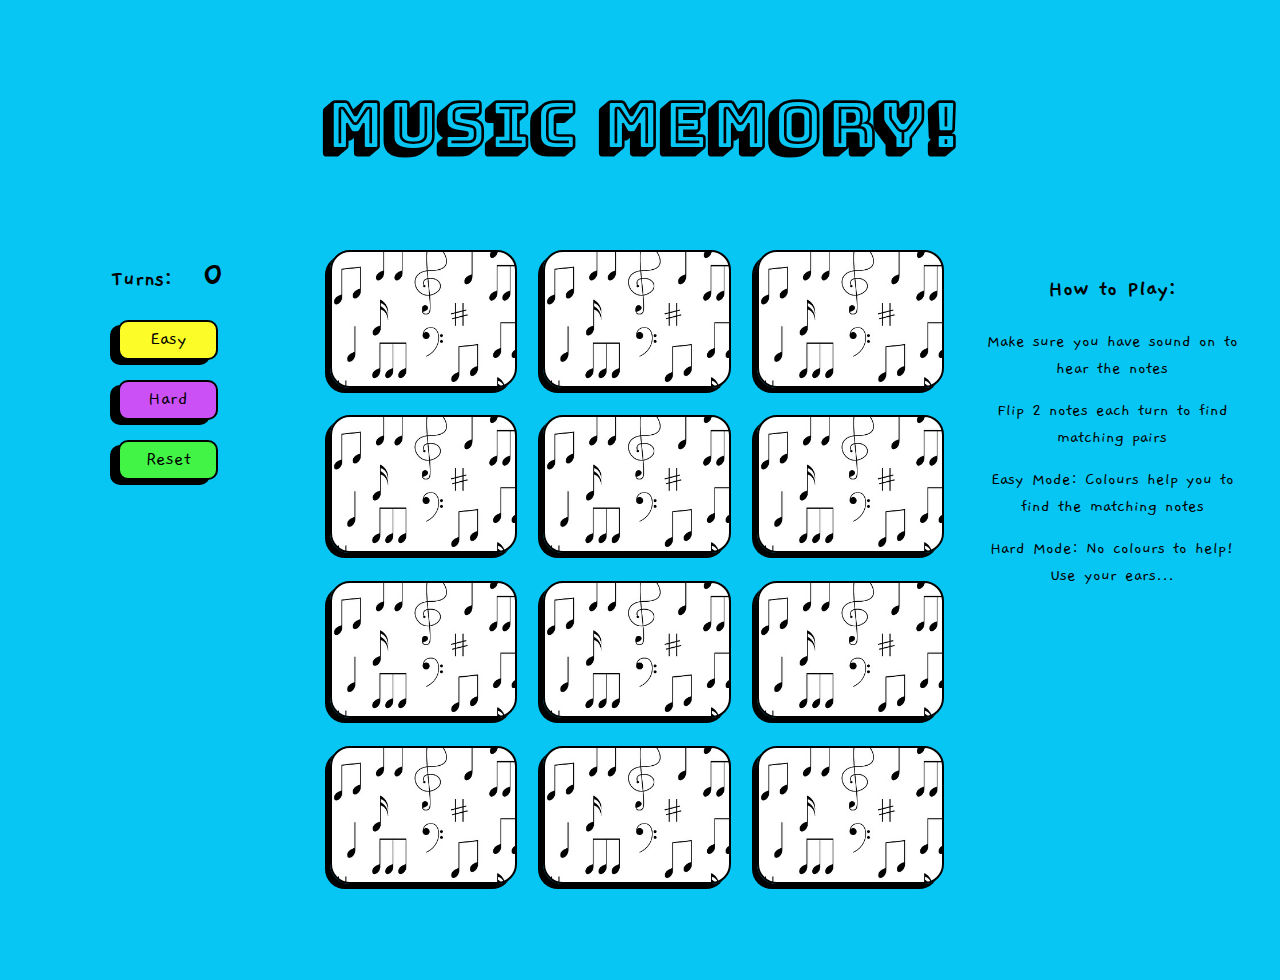
<file: index.html>
<!DOCTYPE html>
<html lang="en">

<head>
  <meta charset="UTF-8">
  <meta name="viewport" content="width=device-width, initial-scale=1.0">
  <meta http-equiv="X-UA-Compatible" content="ie=edge">
  <link rel="stylesheet" href="css/app.css" type="text/css" />
  <title>Music Memory</title>
</head>

<body>
  <div class="page-wrapper">
    <header class="title-text">
      <h1 class="title">Music Memory!</h1>
    </header>
    <div class="main">
      <aside class="instructions">
        <h3 class="instructions-title">How to Play:</h3>
        <ul class="list">
          <li class="list-item">
            Make sure you have sound on to hear the notes
          </li>
          <li class="list-item">
            Flip 2 notes each turn to find matching pairs
          </li>
          <li class="list-item">
            Easy Mode: Colours help you to find the matching notes
          </li>
          <li class="list-item">
            Hard Mode: No colours to help! Use your ears...
          </li>
        </ul>
      </aside>
      <section class="buttonsAndCounter">
        <div class="counter-wrapper">
          <h2 class="final-counter-text">Turns: <span class="counter">0</span></h2>
        </div>
        <div class="buttons">
          <button class="easy-btn">Easy</button>
          <button class="hard-btn">Hard</button>
          <button class="reset-btn">Reset</button>
        </div>
      </section>
      <section class="game">
        <div class="deck">
          <div class="card notMatched">
            <figure class="faceDown"></figure>
            <figure class="back spinBack reset"></figure>
          </div>
          <div class="card notMatched">
            <figure class="faceDown"></figure>
            <figure class="back spinBack reset"></figure>
          </div>
          <div class="card notMatched">
            <figure class="faceDown"></figure>
            <figure class="back spinBack reset"></figure>
          </div>
          <div class="card notMatched">
            <figure class="faceDown"></figure>
            <figure class="back spinBack reset"></figure>
          </div>
          <div class="card notMatched">
            <figure class="faceDown"></figure>
            <figure class="back spinBack reset"></figure>
          </div>
          <div class="card notMatched">
            <figure class="faceDown"></figure>
            <figure class="back spinBack reset"></figure>
          </div>
          <div class="card notMatched">
            <figure class="faceDown"></figure>
            <figure class="back spinBack reset"></figure>
          </div>
          <div class="card notMatched">
            <figure class="faceDown"></figure>
            <figure class="back spinBack reset"></figure>
          </div>
          <div class="card notMatched">
            <figure class="faceDown"></figure>
            <figure class="back spinBack reset"></figure>
          </div>
          <div class="card notMatched">
            <figure class="faceDown"></figure>
            <figure class="back spinBack reset"></figure>
          </div>
          <div class="card notMatched">
            <figure class="faceDown"></figure>
            <figure class="back spinBack reset"></figure>
          </div>
          <div class="card notMatched">
            <figure class="faceDown"></figure>
            <figure class="back spinBack reset"></figure>
          </div>
        </div>
        <div class="win-pop-up hidden">
            <h2 class="win-title">Win!</h2>
            <h3 class="counter-text">Turns: <span class="counter">0</span></h2>
            <button class="play-btn">Play Again?</button>
        </div>  
      </section>
    </div>
  </div>
  <script src="https://code.jquery.com/jquery-3.3.1.js" integrity="sha256-2Kok7MbOyxpgUVvAk/HJ2jigOSYS2auK4Pfzbm7uH60=" crossorigin="anonymous"></script>
  <script type="text/javascript" src="script.js"></script>
</body>

</html>
</file>
<file: css/app.css>
/*!
Animate.css - http://daneden.me/animate
Licensed under the MIT license - http://opensource.org/licenses/MIT
Copyright (c) 2015 Daniel Eden
*/
@import url("https://fonts.googleapis.com/css?family=Bungee+Shade|Gaegu");
body {
  -webkit-backface-visibility: hidden; }

/* Animate.scss code*/
.animated {
  -webkit-animation-duration: calc( 1s );
  animation-duration: calc( 1s );
  -webkit-animation-fill-mode: both;
  animation-fill-mode: both; }
  .animated.infinite {
    animation-iteration-count: infinite; }
  .animated.hinge {
    -webkit-animation-duration: calc( 1s * 2 );
    animation-duration: calc( 1s * 2 ); }
  .animated.bounceIn, .animated.bounceOut {
    -webkit-animation-duration: calc( 1s * 0.75 );
    animation-duration: calc( 1s * 0.75 ); }
  .animated.flipOutX, .animated.flipOutY {
    -webkit-animation-duration: calc( 1s * 0.75 );
    animation-duration: calc( 1s * 0.75 ); }

@-webkit-keyframes tada {
  0% {
    -webkit-transform: scale(1); }
  10%, 20% {
    -webkit-transform: scale(0.9) rotate(-3deg); }
  30%, 50%, 70%, 90% {
    -webkit-transform: scale(1.1) rotate(3deg); }
  40%, 60%, 80% {
    -webkit-transform: scale(1.1) rotate(-3deg); }
  100% {
    -webkit-transform: scale(1) rotate(0); } }
@keyframes tada {
  0% {
    transform: scale(1); }
  10%, 20% {
    transform: scale(0.9) rotate(-3deg); }
  30%, 50%, 70%, 90% {
    transform: scale(1.1) rotate(3deg); }
  40%, 60%, 80% {
    transform: scale(1.1) rotate(-3deg); }
  100% {
    transform: scale(1) rotate(0); } }
.tada {
  -webkit-animation-name: tada;
  animation-name: tada; }

@-webkit-keyframes bounceInLeft {
  0% {
    opacity: 0;
    -webkit-transform: translateX(-2000px); }
  60% {
    opacity: 1;
    -webkit-transform: translateX(30px); }
  80% {
    -webkit-transform: translateX(-10px); }
  100% {
    -webkit-transform: translateX(0); } }
@keyframes bounceInLeft {
  0% {
    opacity: 0;
    transform: translateX(-2000px); }
  60% {
    opacity: 1;
    transform: translateX(30px); }
  80% {
    transform: translateX(-10px); }
  100% {
    transform: translateX(0); } }
.bounceInLeft {
  -webkit-animation-name: bounceInLeft;
  animation-name: bounceInLeft; }

@-webkit-keyframes bounceOutLeft {
  0% {
    -webkit-transform: translateX(0); }
  20% {
    opacity: 1;
    -webkit-transform: translateX(20px); }
  100% {
    opacity: 0;
    -webkit-transform: translateX(-2000px); } }
@keyframes bounceOutLeft {
  0% {
    transform: translateX(0); }
  20% {
    opacity: 1;
    transform: translateX(20px); }
  100% {
    opacity: 0;
    transform: translateX(-2000px); } }
.bounceOutLeft {
  -webkit-animation-name: bounceOutLeft;
  animation-name: bounceOutLeft; }
  
  /* Animate.scss code END */

html body {
  min-height: 100%;
  min-width: 100%;
  padding: 0;
  margin: 0;
  background-color: #08c6f3; }

.page-wrapper {
  display: -webkit-box;
  display: -ms-flexbox;
  display: -webkit-flex;
  display: flex;
  flex-direction: column;
  text-align: center;
  font-family: "Gaegu", cursive;
  background-color: #08c6f3;
  min-height: 100%;
  padding: 0;
  margin: 0;
  width: 100%;
  overflow: hidden; }

.title-text {
  text-align: center;
  margin-top: 40px; }

.title {
  font-family: "Bungee Shade", cursive;
  font-size: 40px; }
  @media (min-width: 768px) {
    .title {
      font-size: 5vw; } }

.buttonsAndCounter {
  flex: 0 0 8rem;
  -webkit-box-ordinal-group: 2;
  -moz-box-ordinal-group: 2;
  -ms-flex-order: 2;
  -webkit-order: 2;
  order: 2;
  text-align: center;
  margin-bottom: 40px; }
  @media (min-width: 768px) {
    .buttonsAndCounter {
      -webkit-box-ordinal-group: 1;
      -moz-box-ordinal-group: 1;
      -ms-flex-order: 1;
      -webkit-order: 1;
      order: 1;
      min-width: 20vw;
      margin-left: 40px; } }

.main {
  margin-bottom: 100px; }
  @media (min-width: 768px) {
    .main {
      display: -webkit-box;
      display: -ms-flexbox;
      display: -webkit-flex;
      display: flex;
      align-items: stretch;
      justify-content: flex-start;
      flex-direction: row;
      margin-top: 40px; } }

.game {
  flex: 1 1 auto; }
  @media (min-width: 768px) {
    .game {
      -webkit-box-ordinal-group: 2;
      -moz-box-ordinal-group: 2;
      -ms-flex-order: 2;
      -webkit-order: 2;
      order: 2;
      width: 60vw; } }

.deck {
  display: grid;
  grid-template-columns: auto auto auto;
  grid-gap: 5%;
  position: relative;
  perspective: 800px;
  margin: 0 auto;
  width: 90%;
  height: 60vh; }
  @media (min-width: 1024px) {
    .deck {
      height: 70vh; } }

.instructions {
  -webkit-box-ordinal-group: 1;
  -moz-box-ordinal-group: 1;
  -ms-flex-order: 1;
  -webkit-order: 1;
  order: 1;
  text-align: center;
  margin: 0 10px; }
  @media (min-width: 768px) {
    .instructions {
      flex: 0 0 auto;
      -webkit-box-ordinal-group: 3;
      -moz-box-ordinal-group: 3;
      -ms-flex-order: 3;
      -webkit-order: 3;
      order: 3;
      width: 20vw;
      margin-right: 40px; } }

.instructions-title {
  font-size: 24px; }

.list {
  list-style-type: none;
  line-height: 1.5;
  font-size: 18px;
  padding: 0; }

.list-item {
  margin-bottom: 15px; }

.counter-text {
  font-size: 24px;
  position: relative; }

.counter {
  font-family: "Gaegu", cursive;
  font-size: 40px;
  margin-left: 20px; }

.color-1 {
  background-color: #4286f4; }

.color-2 {
  background-color: #42f445; }

.color-3 {
  background-color: #fcfc28; }

.color-4 {
  background-color: #f4427a; }

.color-5 {
  background-color: #cb51f7; }

.color-6 {
  background-color: #ff9d1e; }

.plainFront {
  background-color: white; }

.card {
  transform-style: preserve-3d;
  -webkit-transform-style: preserve-3d;
  transition: transform 0.6s; }

figure {
  margin: 0;
  display: block;
  position: absolute;
  width: 100%;
  height: 100%;
  backface-visibility: hidden;
  -webkit-backface-visibility: hidden;
  -webkit-border-radius: 20px;
  border-radius: 20px;
  box-shadow: -5px 5px #000; }

.faceDown {
  background-image: url("../assets/images/music-bg.jpg");
  background-repeat: no-repeat;
  background-size: 600%;
  background-position: center;
  border: 2px solid black; }

.spinBack {
  -moz-transform: rotateY(180deg);
  -o-transform: rotateY(180deg);
  -webkit-transform: rotateY(180deg);
  -ms-transform: rotateY(180deg);
  transform: rotateY(180deg); }

.back {
  border: 2px solid black; }

.flipped {
  -moz-transform: rotateY(180deg);
  -o-transform: rotateY(180deg);
  -webkit-transform: rotateY(180deg);
  -ms-transform: rotateY(180deg);
  transform: rotateY(180deg); }

.disabled {
  pointer-events: none; }

.easy-btn, .hard-btn, .reset-btn, .play-btn {
  width: 80px;
  height: 40px;
  -webkit-border-radius: 10px;
  border-radius: 10px;
  box-shadow: -8px 5px #000;
  padding: 0px;
  margin: 6px;
  font-family: "Gaegu", cursive;
  text-align: center;
  font-size: 20px;
  border: 2px solid black;
  transition: all 0.2s ease-in-out; }
  @media (min-width: 768px) {
    .easy-btn, .hard-btn, .reset-btn, .play-btn {
      display: block;
      margin: 20px auto;
      width: 100px;
      height: 40px; } }

.easy-btn:hover, .hard-btn:hover, .reset-btn:hover, .play-btn:hover {
  opacity: 0.6; }

.easy-btn {
  background-color: #fcfc28; }

button:active,
button:focus {
  outline: 0; }

.hard-btn {
  background-color: #cb51f7; }

.active {
  box-shadow: -1px 1px #000;
  top: 4px;
  opacity: 0.6; }

.reset-btn {
  background-color: #42f445; }

.reset-btn:active {
  box-shadow: -1px 1px #000;
  top: 4px; }

.win-pop-up {
  background-color: #fcfc28;
  -webkit-border-radius: 20px;
  border-radius: 20px;
  border: 2px solid black;
  width: 300px;
  height: 300px;
  margin: 40px auto;
  z-index: 5;
  cursor: pointer;
  position: fixed;
  top: 80px;
  bottom: 0;
  left: 0;
  right: 0; }

.hidden {
  display: none; }

.win-title {
  font-family: "Bungee Shade", cursive;
  font-size: 40px; }

.final-counter-text {
  margin-top: 0;
  font-size: 24px; }

.play-btn {
  background-color: #42f445;
  width: 120px; }

.play-btn:active {
  box-shadow: -1px 1px #000;
  top: 4px; }

/*# sourceMappingURL=app.css.map */
</file>
